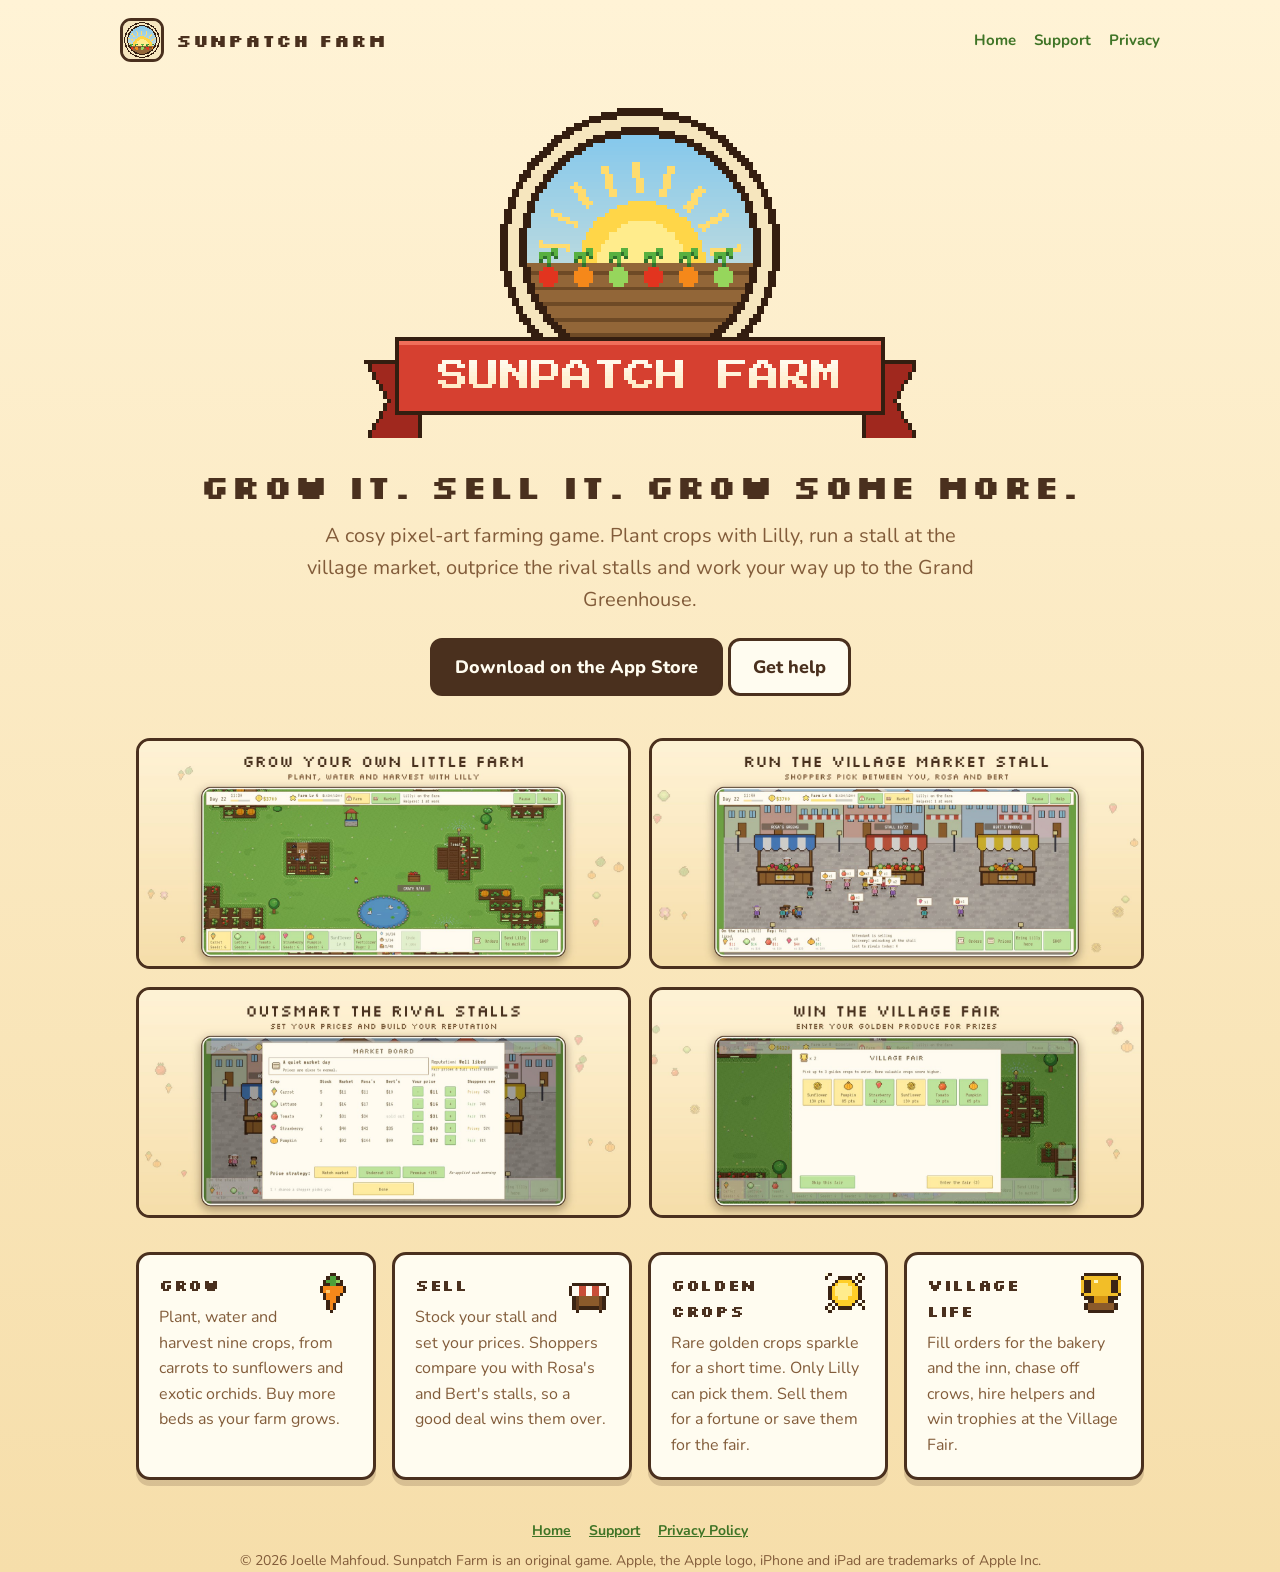
<file: index.html>
<!doctype html><html lang="en"><head><meta charset="utf-8"><meta name="viewport" content="width=device-width,initial-scale=1"><link rel="icon" href="assets/icon.png"><link rel="preconnect" href="https://fonts.googleapis.com"><link href="https://fonts.googleapis.com/css2?family=Nunito:wght@400;700;800&family=Silkscreen&display=swap" rel="stylesheet"><link rel="stylesheet" href="assets/style.css">
<title>Sunpatch Farm</title>
<meta name="description" content="Sunpatch Farm is a cosy pixel-art farming game for iPhone and iPad. Grow crops with Lilly, run a village market stall, outsmart the rival stalls and build the Grand Greenhouse.">
<meta property="og:title" content="Sunpatch Farm"><meta property="og:description" content="A cosy pixel-art farming and market game for iPhone and iPad."><meta property="og:image" content="assets/shot-farm.jpg">
</head><body>
<header class="top wrap"><a class="brand" href="index.html"><img src="assets/icon.png" alt=""><span class="pixel">Sunpatch Farm</span></a><nav><a href="index.html">Home</a><a href="support.html">Support</a><a href="privacy.html">Privacy</a></nav></header>
<section class="hero wrap">
  <img class="logo" src="assets/logo.png" alt="Sunpatch Farm">
  <h1 class="pixel">Grow it. Sell it. Grow some more.</h1>
  <p class="lead">A cosy pixel-art farming game. Plant crops with Lilly, run a stall at the village market, outprice the rival stalls and work your way up to the Grand Greenhouse.</p>
  <a class="btn" href="#" id="store">Download on the App Store</a>
  <a class="btn alt" href="support.html">Get help</a>
</section>
<section class="wrap shots">
  <img src="assets/shot-farm.jpg" alt="Lilly tending crops on a farm with several garden beds, a pond and a crate">
  <img src="assets/shot-market.jpg" alt="The village market with three stalls and shoppers">
  <img src="assets/shot-prices.jpg" alt="The market board comparing your prices with the rival stalls">
  <img src="assets/shot-fair.jpg" alt="Entering golden crops at the Village Fair">
</section>
<section class="wrap features">
  <div class="card"><img src="assets/icon_carrot.png" alt=""><h3 class="pixel">Grow</h3><p>Plant, water and harvest nine crops, from carrots to sunflowers and exotic orchids. Buy more beds as your farm grows.</p></div>
  <div class="card"><img src="assets/icon_stall.png" alt=""><h3 class="pixel">Sell</h3><p>Stock your stall and set your prices. Shoppers compare you with Rosa's and Bert's stalls, so a good deal wins them over.</p></div>
  <div class="card"><img src="assets/icon_golden.png" alt=""><h3 class="pixel">Golden crops</h3><p>Rare golden crops sparkle for a short time. Only Lilly can pick them. Sell them for a fortune or save them for the fair.</p></div>
  <div class="card"><img src="assets/icon_trophy.png" alt=""><h3 class="pixel">Village life</h3><p>Fill orders for the bakery and the inn, chase off crows, hire helpers and win trophies at the Village Fair.</p></div>
</section>
<footer class="wrap"><nav><a href="index.html">Home</a><a href="support.html">Support</a><a href="privacy.html">Privacy Policy</a></nav>© 2026 Joelle Mahfoud. Sunpatch Farm is an original game. Apple, the Apple logo, iPhone and iPad are trademarks of Apple Inc.</footer>
</body></html>
</file>
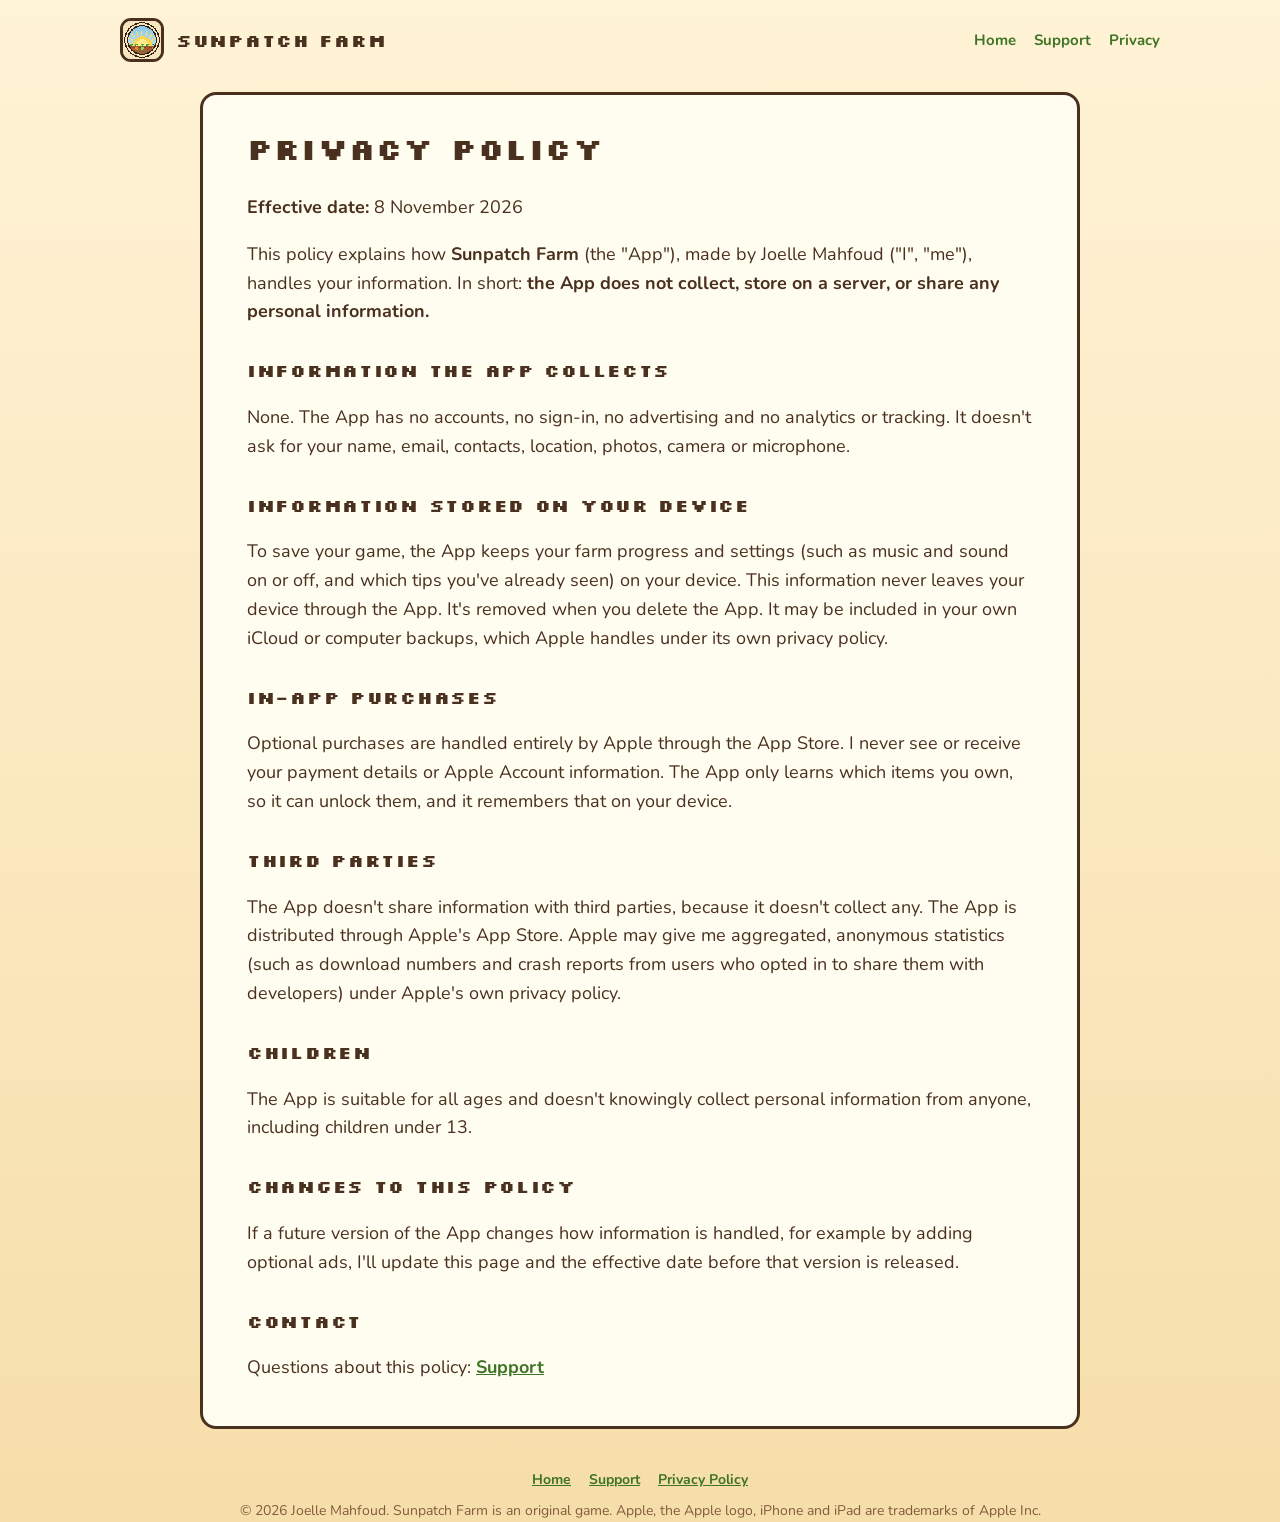
<file: privacy.html>
<!doctype html><html lang="en"><head><meta charset="utf-8"><meta name="viewport" content="width=device-width,initial-scale=1"><link rel="icon" href="assets/icon.png"><link rel="preconnect" href="https://fonts.googleapis.com"><link href="https://fonts.googleapis.com/css2?family=Nunito:wght@400;700;800&family=Silkscreen&display=swap" rel="stylesheet"><link rel="stylesheet" href="assets/style.css">
<title>Sunpatch Farm Privacy Policy</title><meta name="description" content="Privacy Policy for the Sunpatch Farm app.">
</head><body>
<header class="top wrap"><a class="brand" href="index.html"><img src="assets/icon.png" alt=""><span class="pixel">Sunpatch Farm</span></a><nav><a href="index.html">Home</a><a href="support.html">Support</a><a href="privacy.html">Privacy</a></nav></header>
<main class="doc wrap">
<h1 class="pixel">Privacy Policy</h1>
<p><b>Effective date:</b> 8 November 2026</p>
<p>This policy explains how <b>Sunpatch Farm</b> (the "App"), made by Joelle Mahfoud ("I", "me"), handles your information. In short: <b>the App does not collect, store on a server, or share any personal information.</b></p>

<h2 class="pixel">Information the App collects</h2>
<p>None. The App has no accounts, no sign-in, no advertising and no analytics or tracking. It doesn't ask for your name, email, contacts, location, photos, camera or microphone.</p>

<h2 class="pixel">Information stored on your device</h2>
<p>To save your game, the App keeps your farm progress and settings (such as music and sound on or off, and which tips you've already seen) on your device. This information never leaves your device through the App. It's removed when you delete the App. It may be included in your own iCloud or computer backups, which Apple handles under its own privacy policy.</p>

<h2 class="pixel">In-app purchases</h2>
<p>Optional purchases are handled entirely by Apple through the App Store. I never see or receive your payment details or Apple Account information. The App only learns which items you own, so it can unlock them, and it remembers that on your device.</p>

<h2 class="pixel">Third parties</h2>
<p>The App doesn't share information with third parties, because it doesn't collect any. The App is distributed through Apple's App Store. Apple may give me aggregated, anonymous statistics (such as download numbers and crash reports from users who opted in to share them with developers) under Apple's own privacy policy.</p>

<h2 class="pixel">Children</h2>
<p>The App is suitable for all ages and doesn't knowingly collect personal information from anyone, including children under 13.</p>

<h2 class="pixel">Changes to this policy</h2>
<p>If a future version of the App changes how information is handled, for example by adding optional ads, I'll update this page and the effective date before that version is released.</p>

<h2 class="pixel">Contact</h2>
<p>Questions about this policy: <a href="mailto:joelle_mahfoud@live.com?subject=Sunpatch%20Farm%20privacy">Support</a></p>
</main>
<footer class="wrap"><nav><a href="index.html">Home</a><a href="support.html">Support</a><a href="privacy.html">Privacy Policy</a></nav>© 2026 Joelle Mahfoud. Sunpatch Farm is an original game. Apple, the Apple logo, iPhone and iPad are trademarks of Apple Inc.</footer>
</body></html>
</file>
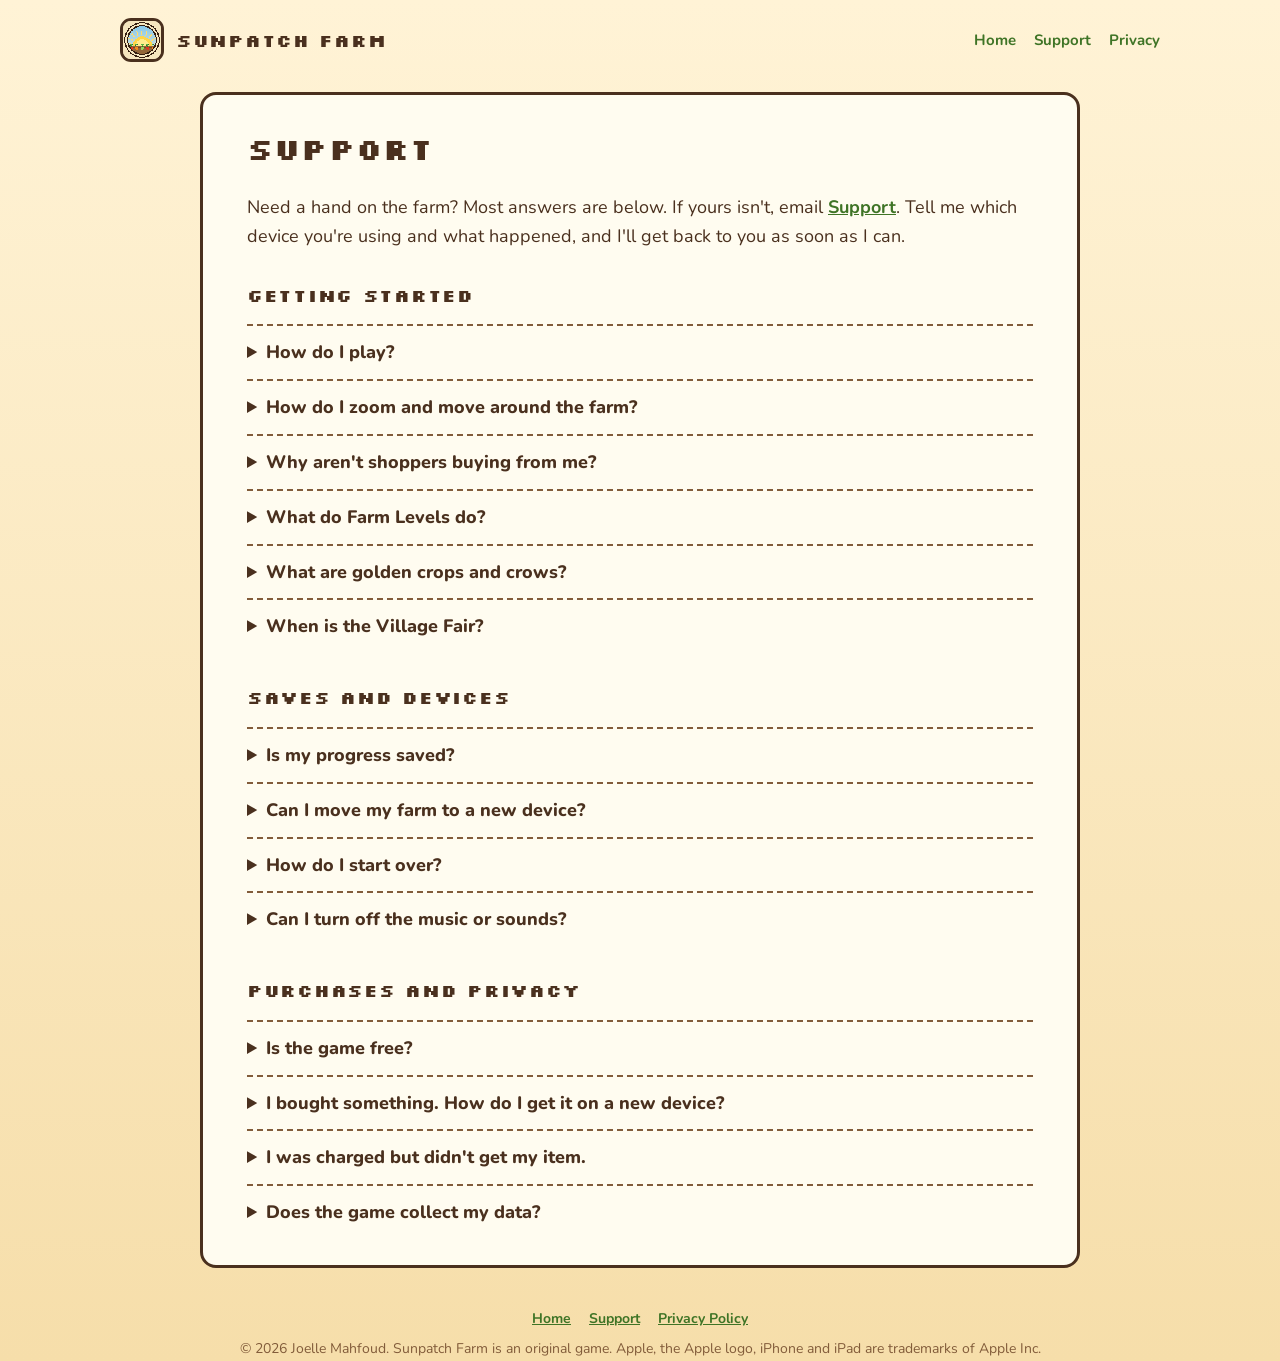
<file: support.html>
<!doctype html><html lang="en"><head><meta charset="utf-8"><meta name="viewport" content="width=device-width,initial-scale=1"><link rel="icon" href="assets/icon.png"><link rel="preconnect" href="https://fonts.googleapis.com"><link href="https://fonts.googleapis.com/css2?family=Nunito:wght@400;700;800&family=Silkscreen&display=swap" rel="stylesheet"><link rel="stylesheet" href="assets/style.css">
<title>Sunpatch Farm Support</title><meta name="description" content="Help and contact for Sunpatch Farm on iPhone and iPad.">
</head><body>
<header class="top wrap"><a class="brand" href="index.html"><img src="assets/icon.png" alt=""><span class="pixel">Sunpatch Farm</span></a><nav><a href="index.html">Home</a><a href="support.html">Support</a><a href="privacy.html">Privacy</a></nav></header>
<main class="doc wrap">
<h1 class="pixel">Support</h1>
<p>Need a hand on the farm? Most answers are below. If yours isn't, email <a href="mailto:joelle_mahfoud@live.com?subject=Sunpatch%20Farm%20support">Support</a>. Tell me which device you're using and what happened, and I'll get back to you as soon as I can.</p>

<h2 class="pixel">Getting started</h2>
<details><summary>How do I play?</summary><p>Tap an empty plot to plant, tap a growing plant to water it, and tap a ripe crop to harvest it. Lilly works through your taps in order. Put the harvest in the crate, then tap the To Market sign and Lilly takes it to your stall. A short guided first day walks you through all of this the first time you play.</p></details>
<details><summary>How do I zoom and move around the farm?</summary><p>Pinch with two fingers to zoom, and drag to move around. The + and − buttons also zoom.</p></details>
<details><summary>Why aren't shoppers buying from me?</summary><p>Someone has to be at your stall (Lilly or a hired attendant), and the stall needs stock. Shoppers also compare your prices with Rosa's and Bert's stalls. Open <b>Prices</b> and check the "Shoppers see" column. "Pricey" or "Too dear" sends people elsewhere.</p></details>
<details><summary>What do Farm Levels do?</summary><p>Every sale counts towards your Farm Level. New crops, beds, upgrades, staff, sprinklers and the Grand Greenhouse unlock as you level up.</p></details>
<details><summary>What are golden crops and crows?</summary><p>From Level 4, crops sometimes ripen golden. Only Lilly can pick them, and only for about 45 seconds. From Level 5, crows peck at crops: tap the crow to send Lilly, or put up a scarecrow (Shop › Land) to protect a whole bed.</p></details>
<details><summary>When is the Village Fair?</summary><p>Every 7th day from Farm Level 4. Enter up to three golden crops for cash prizes, reputation and trophies.</p></details>

<h2 class="pixel">Saves and devices</h2>
<details><summary>Is my progress saved?</summary><p>Yes. The game saves automatically at the end of each day and when you leave the app. Progress is stored on your device only.</p></details>
<details><summary>Can I move my farm to a new device?</summary><p>Your save is part of your device's app data, so it moves with an iCloud or computer backup restored to the new device. There's no online account.</p></details>
<details><summary>How do I start over?</summary><p>Choose <b>New Game</b> on the title screen. This replaces your current farm.</p></details>
<details><summary>Can I turn off the music or sounds?</summary><p>Yes. Use the Music and Sounds buttons on the title screen.</p></details>

<h2 class="pixel">Purchases and privacy</h2>
<details><summary>Is the game free?</summary><p>Yes. The whole game, including the Grand Greenhouse, can be earned just by playing. Shop › Extras has optional one-time shortcuts: the Greenhouse Key (build the Greenhouse straight away), Golden Boots (Lilly walks faster) and a Giant Watering Can (holds more water). They work on every farm you start.</p></details>
<details><summary>I bought something. How do I get it on a new device?</summary><p>Open the Shop, go to the Extras tab and tap <b>Restore purchases</b>. Use the same Apple Account you bought it with.</p></details>
<details><summary>I was charged but didn't get my item.</summary><p>Close and reopen the game, then tap <b>Restore purchases</b> in Shop › Extras. If it's still missing, email me. For refunds, Apple handles all payments: request one at <a href="https://reportaproblem.apple.com">reportaproblem.apple.com</a>.</p></details>
<details><summary>Does the game collect my data?</summary><p>No. See the <a href="privacy.html">Privacy Policy</a>.</p></details>
</main>
<footer class="wrap"><nav><a href="index.html">Home</a><a href="support.html">Support</a><a href="privacy.html">Privacy Policy</a></nav>© 2026 Joelle Mahfoud. Sunpatch Farm is an original game. Apple, the Apple logo, iPhone and iPad are trademarks of Apple Inc.</footer>
</body></html>
</file>
<file: assets/style.css>
:root{
  --cream:#fff3d6; --cream-2:#f6deaa; --paper:#fffcf0; --ink:#4a301e; --ink-soft:#825c3a;
  --leaf:#5f9c3a; --leaf-dark:#3f7426; --tomato:#e86252; --sun:#f7c948; --line:#4a301e;
}
@media (prefers-color-scheme: dark){
  :root:not([data-theme="light"]){
    --cream:#2a2117; --cream-2:#1f1811; --paper:#33281c; --ink:#f7ead2; --ink-soft:#d6bf98;
    --leaf:#8cc865; --leaf-dark:#b7e08f; --line:#f7ead2;
  }
}
*{box-sizing:border-box}
html{-webkit-text-size-adjust:100%}
body{margin:0;min-height:100vh;background:var(--cream-2) linear-gradient(var(--cream),var(--cream-2)) no-repeat;color:var(--ink);
  font:18px/1.6 "Nunito",system-ui,-apple-system,"Segoe UI",sans-serif}
a{color:var(--leaf-dark);font-weight:700}
.pixel{font-family:"Silkscreen",monospace;letter-spacing:.04em;text-transform:uppercase}
.wrap{max-width:1040px;margin:0 auto;padding:0 16px}
header.top{display:flex;flex-wrap:wrap;align-items:center;justify-content:space-between;gap:16px;padding:18px 0}
header.top .brand{display:flex;align-items:center;gap:12px;text-decoration:none;color:var(--ink)}
header.top img{width:44px;height:44px;border-radius:11px;image-rendering:pixelated;border:3px solid var(--line)}
header.top nav{display:flex;gap:18px;flex-wrap:wrap}
header.top nav a{text-decoration:none;font-size:15px}
.hero{text-align:center;padding:24px 0 8px}
.hero .logo{width:min(560px,92%);image-rendering:pixelated}
.hero h1{font-size:clamp(22px,4vw,34px);margin:8px 0 6px}
.hero p.lead{font-size:20px;color:var(--ink-soft);max-width:680px;margin:0 auto 22px}
.btn{display:inline-flex;align-items:center;gap:10px;background:var(--ink);color:var(--paper);text-decoration:none;
  padding:12px 22px;border-radius:12px;font-weight:800;border:3px solid var(--line)}
.btn.alt{background:var(--paper);color:var(--ink)}
.shots{display:grid;grid-template-columns:repeat(auto-fit,minmax(min(100%,420px),1fr));gap:18px;margin-top:34px;margin-bottom:34px}
.shots img{width:100%;border-radius:14px;border:3px solid var(--line);display:block;background:var(--paper)}
.features{display:grid;grid-template-columns:repeat(auto-fit,minmax(min(100%,230px),1fr));gap:16px;margin-top:24px;margin-bottom:40px}
.card{background:var(--paper);border:3px solid var(--line);border-radius:14px;padding:18px 20px;box-shadow:0 6px 0 rgba(74,48,30,.18)}
.card h3{margin:0 0 6px;font-size:16px}
.card p{margin:0;font-size:16px;color:var(--ink-soft)}
.card img{width:40px;height:40px;image-rendering:pixelated;float:right;margin-left:10px}
main.doc{background:var(--paper);border:3px solid var(--line);border-radius:16px;padding:26px clamp(18px,4vw,44px);margin-top:12px;margin-bottom:40px;max-width:880px}
main.doc h1{font-size:clamp(22px,4vw,30px);margin-top:4px}
main.doc h2{font-size:18px;margin-top:30px}
details{border-top:2px dashed var(--ink-soft);padding:12px 0}
details summary{cursor:pointer;font-weight:800}
footer{padding:26px 0 40px;text-align:center;font-size:14px;color:var(--ink-soft)}
footer nav{display:flex;gap:18px;justify-content:center;flex-wrap:wrap;margin-bottom:8px}
</file>
